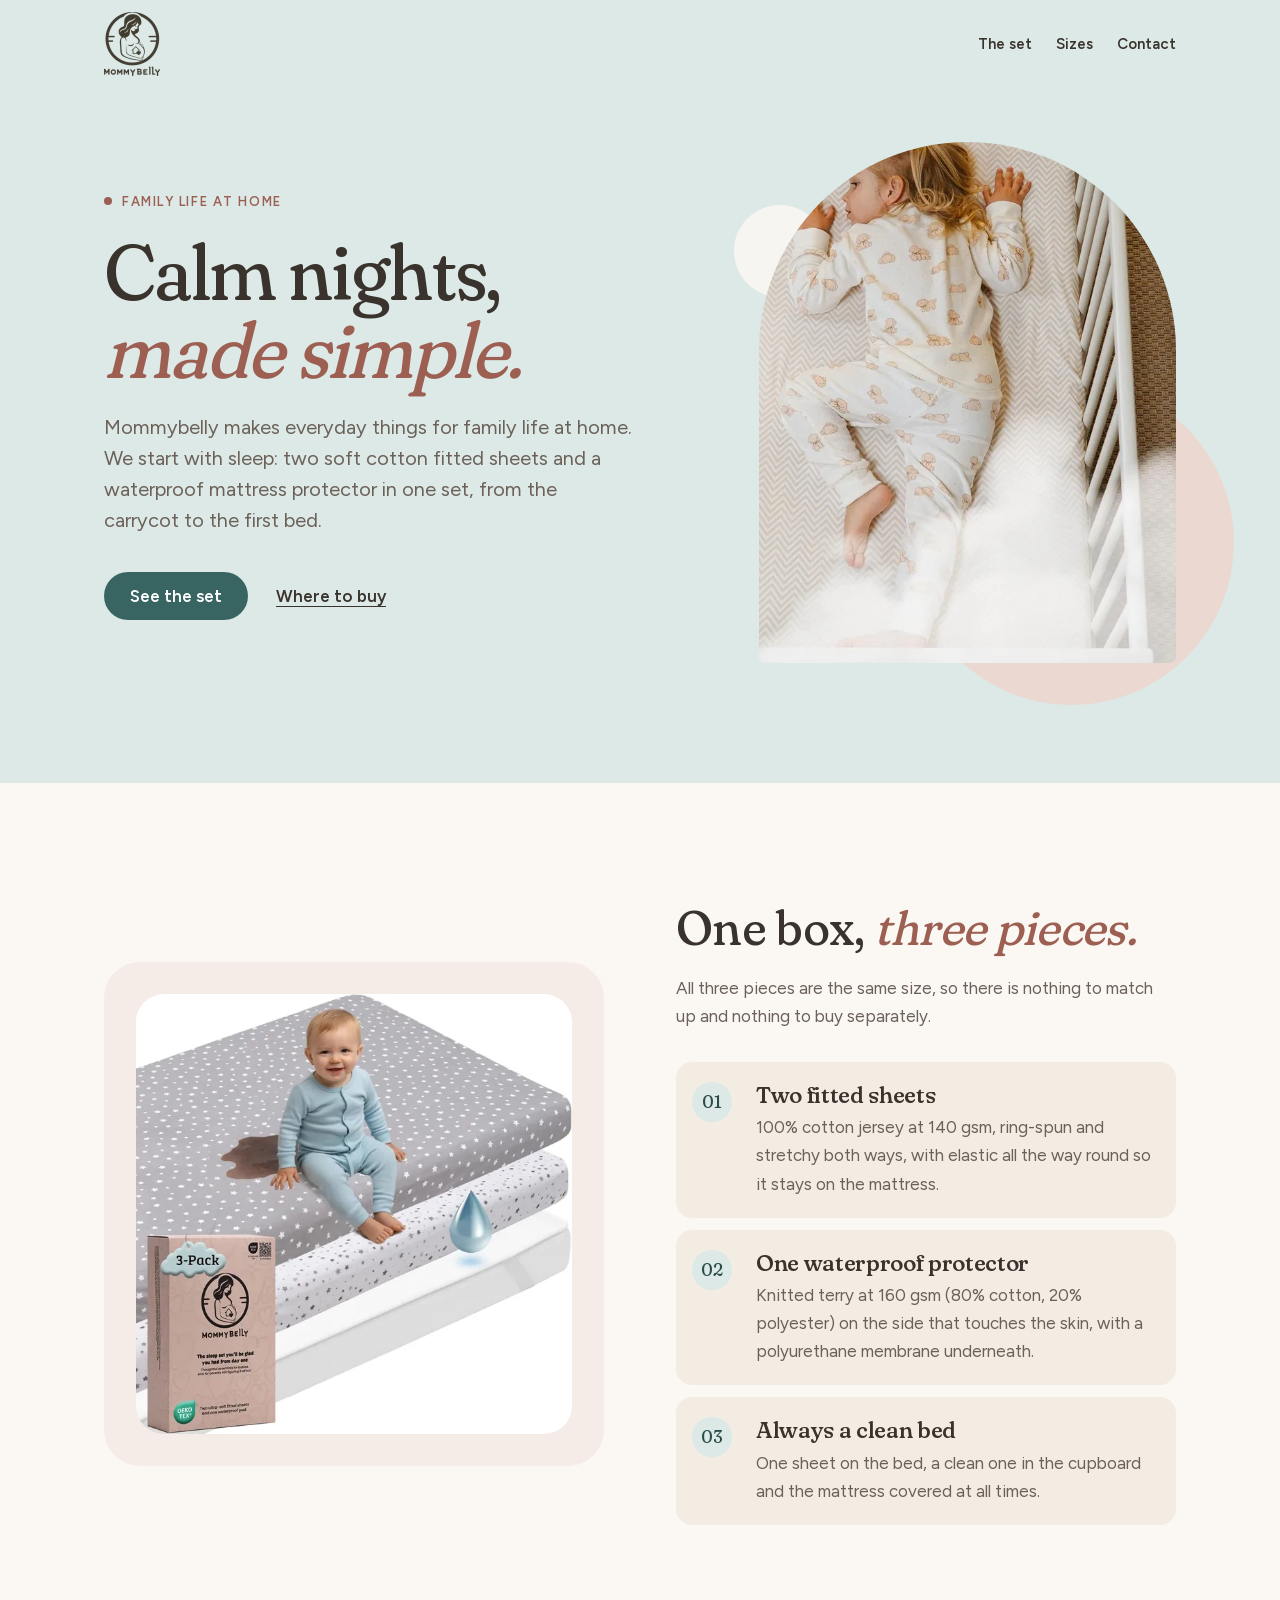
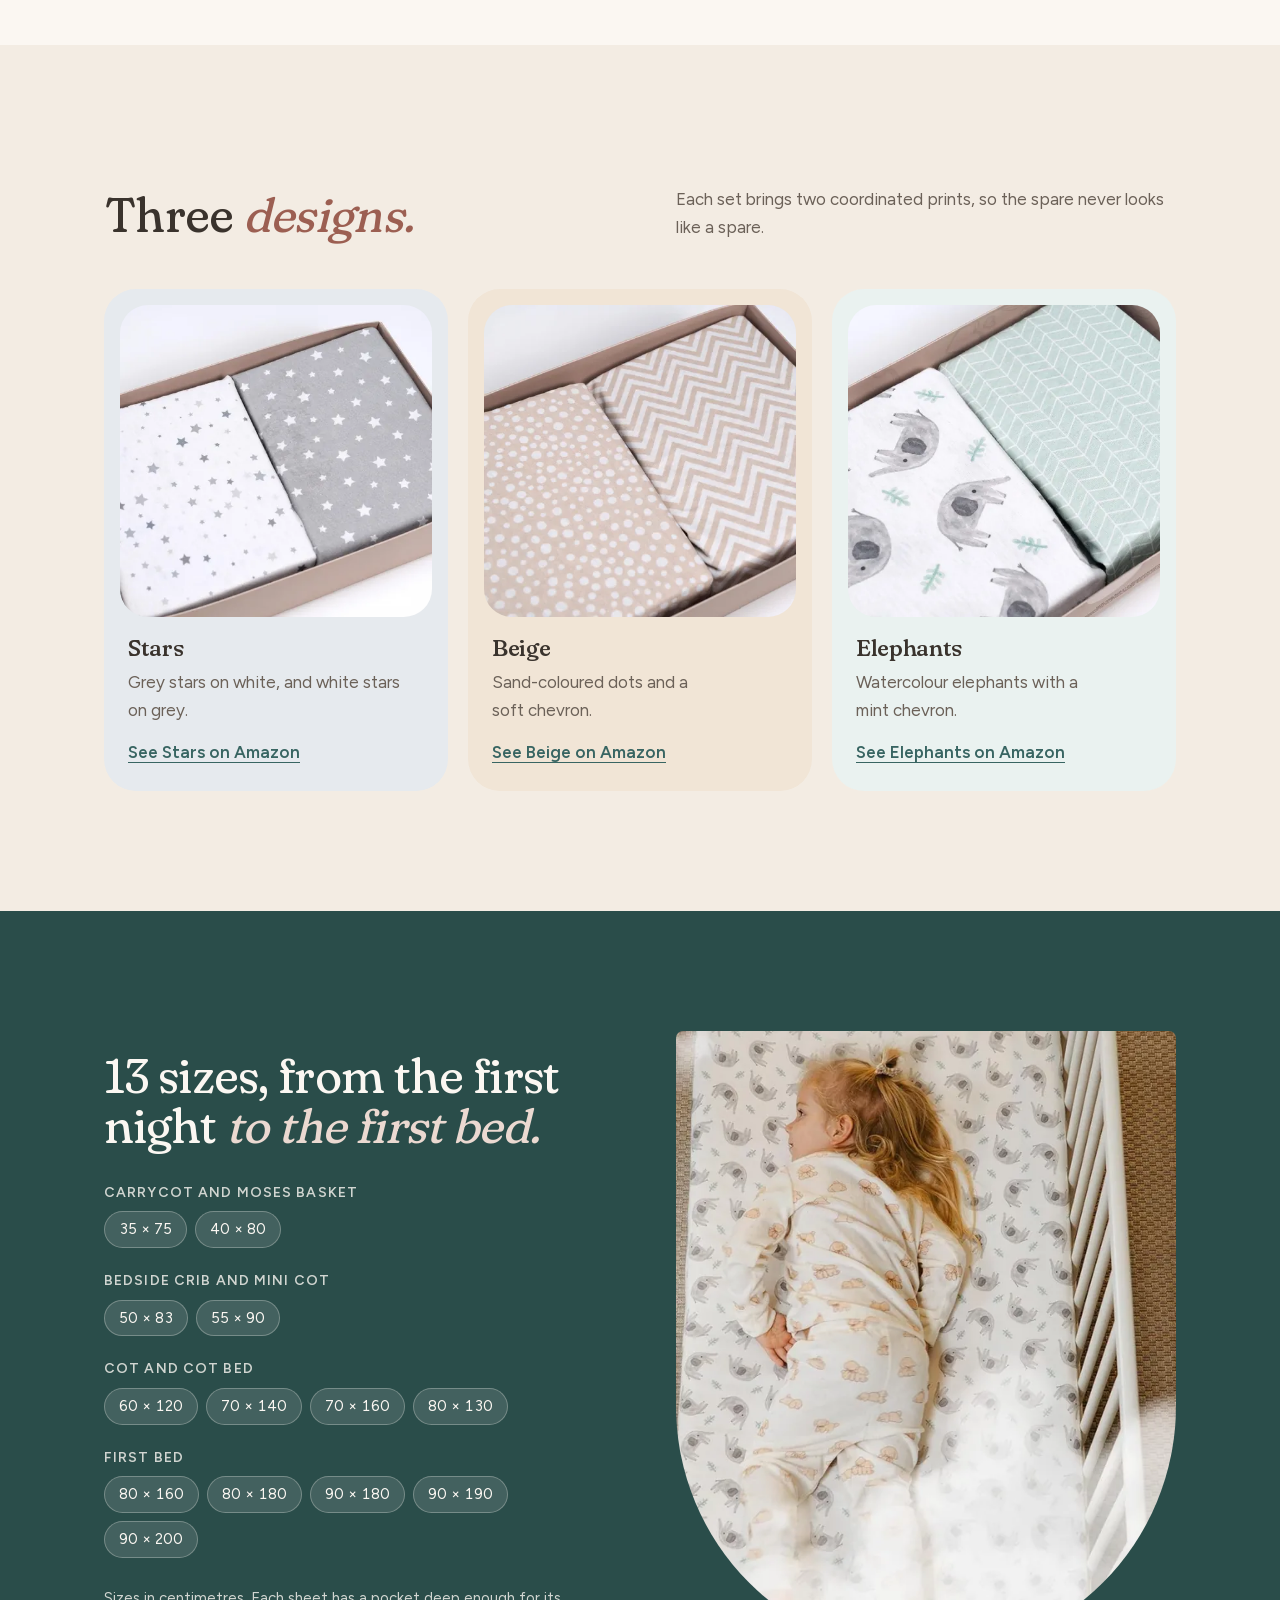
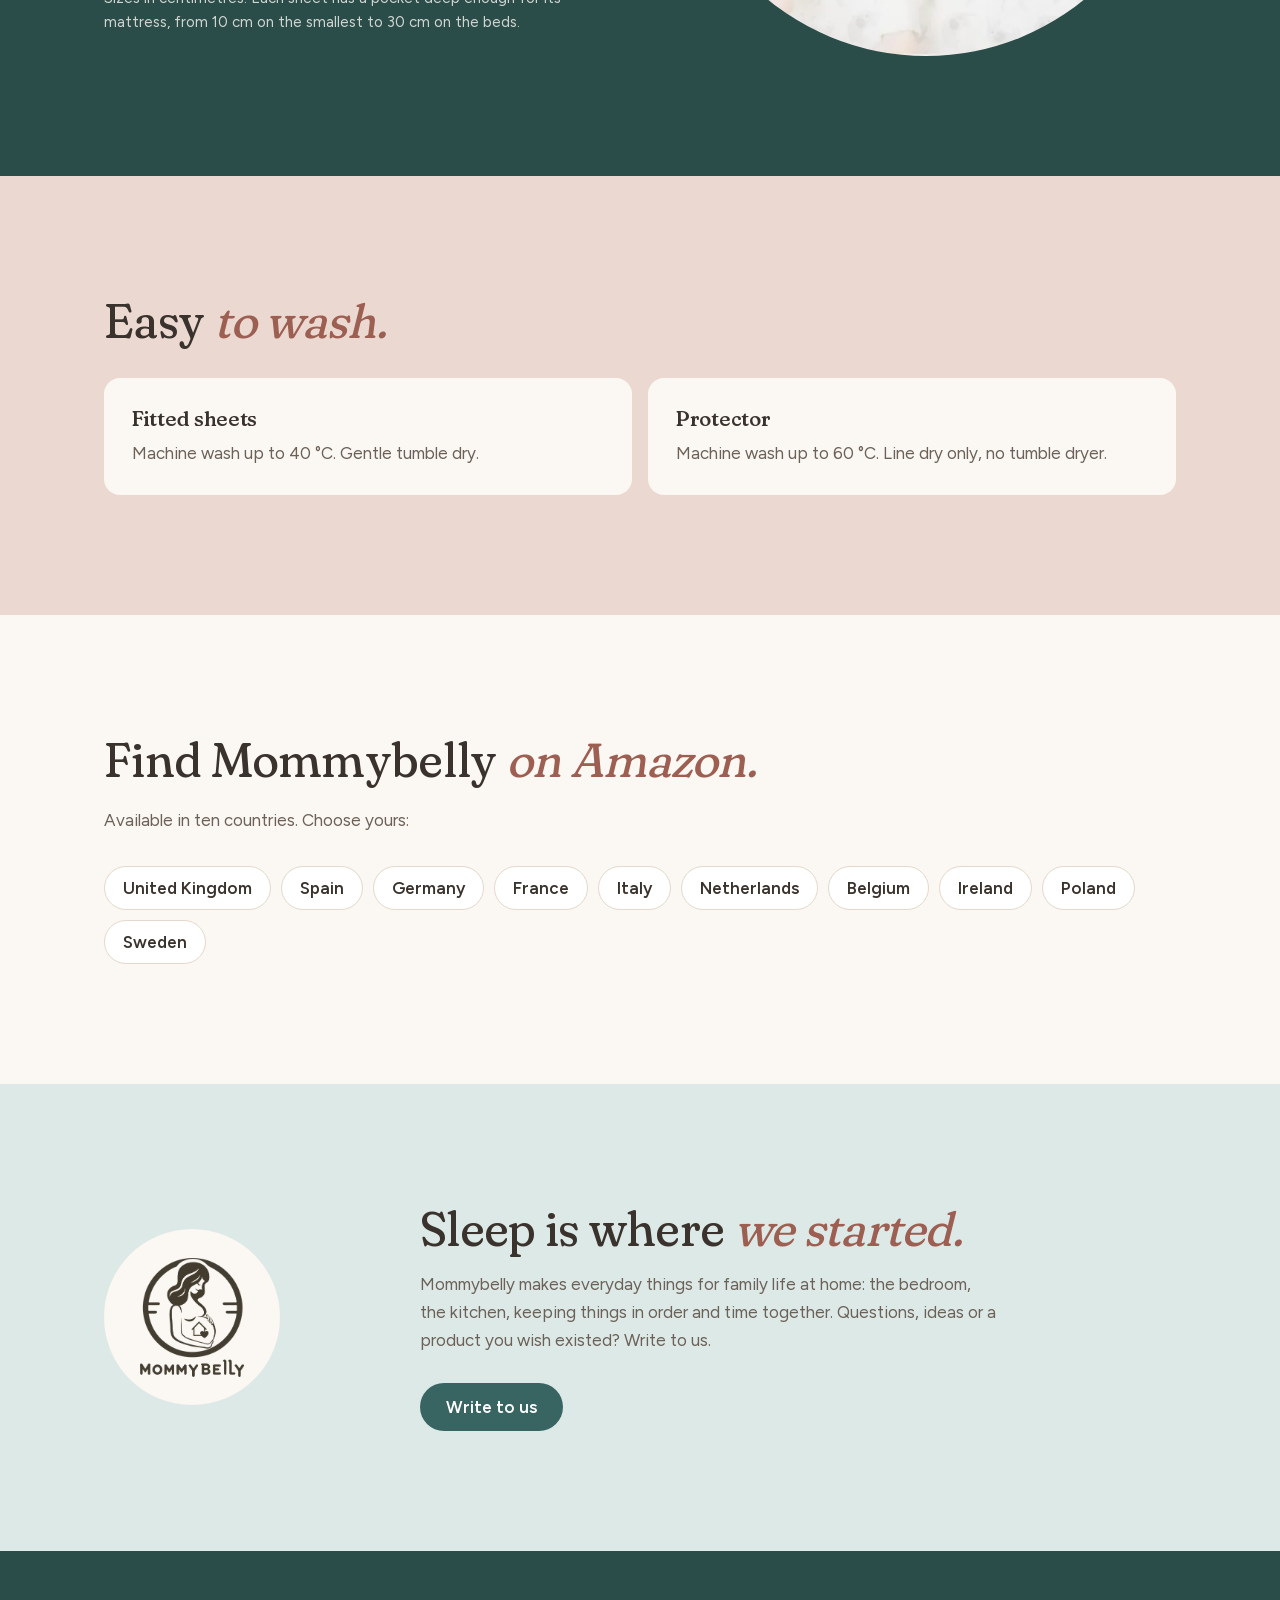
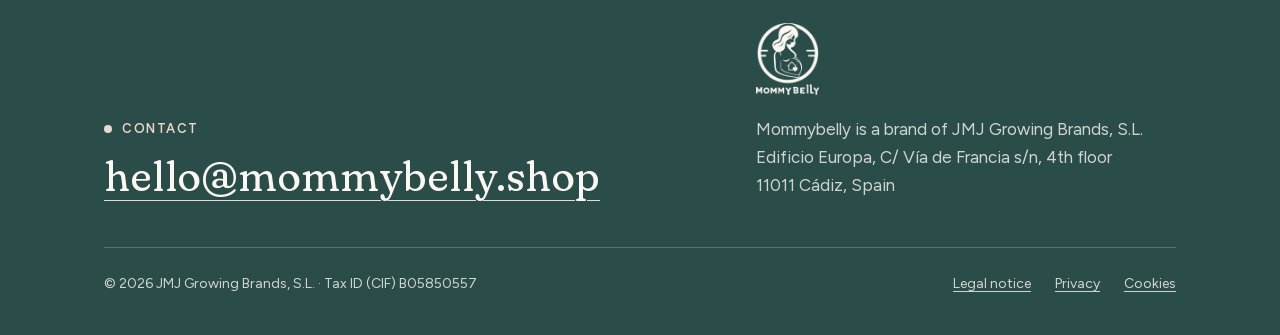
<file: index.html>
<!doctype html>
<html lang="en-GB">
<head>
<meta charset="utf-8">
<meta name="viewport" content="width=device-width, initial-scale=1">
<title>Mommybelly · Calm nights, made simple</title>
<meta name="description" content="Mommybelly makes everyday things for family life at home, starting with sleep: two cotton fitted sheets and a waterproof mattress protector in one set, in 13 sizes.">
<meta property="og:title" content="Mommybelly">
<meta property="og:description" content="Mommybelly makes everyday things for family life at home, starting with sleep: two cotton fitted sheets and a waterproof mattress protector in one set, in 13 sizes.">
<meta property="og:type" content="website">
<meta property="og:url" content="https://mommybelly.shop/">
<meta property="og:image" content="https://mommybelly.shop/assets/img/hero-900.webp">
<meta name="theme-color" content="#DCE9E7">
<link rel="canonical" href="https://mommybelly.shop/">
<link rel="icon" href="assets/img/favicon.png" type="image/png">
<link rel="apple-touch-icon" href="assets/img/apple-touch-icon.png">
<link rel="preload" href="assets/fonts/fraunces-var.woff2" as="font" type="font/woff2" crossorigin>
<link rel="stylesheet" href="assets/site.css">
</head>
<body>
<a class="skip" href="#main">Skip to content</a>
<header class="site-header tinted">
  <div class="wrap">
    <a class="brand" href="./" aria-label="Mommybelly, home"><img src="assets/img/logo.webp" alt="Mommybelly" width="112" height="128"></a>
    <nav class="nav" aria-label="Main">
      <a class="opt" href="#set">The set</a>
      <a href="#sizes">Sizes</a>
      <a href="#contact">Contact</a>
    </nav>
  </div>
</header>

<main id="main">
  <section class="hero tinted">
    <div class="wrap">
      <div>
        <p class="eyebrow">Family life at home</p>
        <h1>Calm nights, <em>made simple.</em></h1>
        <p class="lead">Mommybelly makes everyday things for family life at home. We start with sleep: two soft cotton fitted sheets and a waterproof mattress protector in one set, from the carrycot to the first bed.</p>
        <div class="actions">
          <a class="btn" href="#set">See the set</a>
          <a class="link-quiet" href="#buy">Where to buy</a>
        </div>
      </div>
      <figure>
        <img src="assets/img/hero-900.webp" srcset="assets/img/hero-600.webp 600w, assets/img/hero-900.webp 900w" sizes="(min-width:56rem) 38vw, 100vw" width="900" height="1125" alt="Toddler asleep in a white cot on a beige chevron Mommybelly fitted sheet" fetchpriority="high">
      </figure>
    </div>
  </section>

  <section class="section" id="set" aria-labelledby="h-set">
    <div class="wrap split">
      <figure class="panel">
        <img src="assets/img/set-1000.webp" srcset="assets/img/set-640.webp 640w, assets/img/set-1000.webp 1000w" sizes="(min-width:56rem) 45vw, 100vw" width="1000" height="1009" alt="The Mommybelly set: two printed fitted sheets and a white waterproof protector, with a baby sitting on top and the box beside them" loading="lazy">
      </figure>
      <div>
        <h2 id="h-set">One box, <em>three pieces.</em></h2>
        <p class="intro">All three pieces are the same size, so there is nothing to match up and nothing to buy separately.</p>
        <ol class="pieces">
          <li><span class="num" aria-hidden="true">01</span><h3>Two fitted sheets</h3><p>100% cotton jersey at 140&nbsp;gsm, ring-spun and stretchy both ways, with elastic all the way round so it stays on the mattress.</p></li>
          <li><span class="num" aria-hidden="true">02</span><h3>One waterproof protector</h3><p>Knitted terry at 160&nbsp;gsm (80% cotton, 20% polyester) on the side that touches the skin, with a polyurethane membrane underneath.</p></li>
          <li><span class="num" aria-hidden="true">03</span><h3>Always a clean bed</h3><p>One sheet on the bed, a clean one in the cupboard and the mattress covered at all times.</p></li>
        </ol>
      </div>
    </div>
  </section>

  <section class="section band" id="designs" aria-labelledby="h-designs">
    <div class="wrap">
      <div class="head-row">
        <h2 id="h-designs">Three <em>designs.</em></h2>
        <p class="intro">Each set brings two coordinated prints, so the spare never looks like a spare.</p>
      </div>
      <div class="designs">
        <article class="design design-stars">
          <img src="assets/img/design-stars-800.webp" srcset="assets/img/design-stars-480.webp 480w, assets/img/design-stars-800.webp 800w" sizes="(min-width:44rem) 30vw, 100vw" width="800" height="800" alt="Two Mommybelly fitted sheets in their box: grey stars on white and white stars on grey" loading="lazy">
          <h3>Stars</h3>
          <p>Grey stars on white, and white stars on grey.</p>
          <a href="https://www.amazon.co.uk/dp/B0FT3B46KQ">See Stars on Amazon</a>
        </article>
        <article class="design design-beige">
          <img src="assets/img/design-beige-800.webp" srcset="assets/img/design-beige-480.webp 480w, assets/img/design-beige-800.webp 800w" sizes="(min-width:44rem) 30vw, 100vw" width="800" height="800" alt="Two Mommybelly fitted sheets in their box: beige dots and a beige chevron" loading="lazy">
          <h3>Beige</h3>
          <p>Sand-coloured dots and a soft chevron.</p>
          <a href="https://www.amazon.co.uk/dp/B0FT33XZKD">See Beige on Amazon</a>
        </article>
        <article class="design design-elephants">
          <img src="assets/img/design-elephants-800.webp" srcset="assets/img/design-elephants-480.webp 480w, assets/img/design-elephants-800.webp 800w" sizes="(min-width:44rem) 30vw, 100vw" width="800" height="800" alt="Two Mommybelly fitted sheets in their box: grey elephants on white and a mint chevron" loading="lazy">
          <h3>Elephants</h3>
          <p>Watercolour elephants with a mint chevron.</p>
          <a href="https://www.amazon.co.uk/dp/B0FT391R2H">See Elephants on Amazon</a>
        </article>
      </div>
    </div>
  </section>

  <section class="section deep" id="sizes" aria-labelledby="h-sizes">
    <div class="wrap split">
      <div>
        <h2 id="h-sizes">13 sizes, from the first night <em>to the first bed.</em></h2>
        <div class="stages">
        <div class="stage">
          <h3>Carrycot and Moses basket</h3>
          <ul class="chips" aria-label="Carrycot and Moses basket sizes in centimetres"><li>35 × 75</li><li>40 × 80</li></ul>
        </div>
        <div class="stage">
          <h3>Bedside crib and mini cot</h3>
          <ul class="chips" aria-label="Bedside crib and mini cot sizes in centimetres"><li>50 × 83</li><li>55 × 90</li></ul>
        </div>
        <div class="stage">
          <h3>Cot and cot bed</h3>
          <ul class="chips" aria-label="Cot and cot bed sizes in centimetres"><li>60 × 120</li><li>70 × 140</li><li>70 × 160</li><li>80 × 130</li></ul>
        </div>
        <div class="stage">
          <h3>First bed</h3>
          <ul class="chips" aria-label="First bed sizes in centimetres"><li>80 × 160</li><li>80 × 180</li><li>90 × 180</li><li>90 × 190</li><li>90 × 200</li></ul>
        </div>
        </div>
        <p class="note">Sizes in centimetres. Each sheet has a pocket deep enough for its mattress, from 10&nbsp;cm on the smallest to 30&nbsp;cm on the beds.</p>
      </div>
      <figure>
        <img class="tall" src="assets/img/night-900.webp" srcset="assets/img/night-600.webp 600w, assets/img/night-900.webp 900w" sizes="(min-width:56rem) 45vw, 100vw" width="900" height="1125" alt="Toddler asleep in a cot on a Mommybelly fitted sheet with grey elephants" loading="lazy">
      </figure>
    </div>
  </section>

  <section class="section rose" aria-labelledby="h-care">
    <div class="wrap">
      <h2 id="h-care">Easy <em>to wash.</em></h2>
      <div class="care">
        <div><h3>Fitted sheets</h3><p>Machine wash up to 40&nbsp;°C. Gentle tumble dry.</p></div>
        <div><h3>Protector</h3><p>Machine wash up to 60&nbsp;°C. Line dry only, no tumble dryer.</p></div>
      </div>
    </div>
  </section>

  <section class="section" id="buy" aria-labelledby="h-buy">
    <div class="wrap">
      <h2 id="h-buy">Find Mommybelly <em>on Amazon.</em></h2>
      <p class="intro">Available in ten countries. Choose yours:</p>
      <ul class="markets"><li><a href="https://www.amazon.co.uk/dp/B0FT3B46KQ">United Kingdom</a></li><li><a href="https://www.amazon.es/dp/B0FT3B46KQ">Spain</a></li><li><a href="https://www.amazon.de/dp/B0FT3B46KQ">Germany</a></li><li><a href="https://www.amazon.fr/dp/B0FT3B46KQ">France</a></li><li><a href="https://www.amazon.it/dp/B0FT3B46KQ">Italy</a></li><li><a href="https://www.amazon.nl/dp/B0FT3B46KQ">Netherlands</a></li><li><a href="https://www.amazon.com.be/dp/B0FT3B46KQ">Belgium</a></li><li><a href="https://www.amazon.ie/dp/B0FT3B46KQ">Ireland</a></li><li><a href="https://www.amazon.pl/dp/B0FT3B46KQ">Poland</a></li><li><a href="https://www.amazon.se/dp/B0FT3B46KQ">Sweden</a></li></ul>
    </div>
  </section>

  <section class="section closing" aria-labelledby="h-more">
    <div class="wrap">
      <div class="mark"><img src="assets/img/logo-320.webp" alt="" width="279" height="320" loading="lazy"></div>
      <div>
        <h2 id="h-more">Sleep is where <em>we started.</em></h2>
        <p>Mommybelly makes everyday things for family life at home: the bedroom, the kitchen, keeping things in order and time together. Questions, ideas or a product you wish existed? Write to us.</p>
        <a class="btn" href="mailto:hello@mommybelly.shop">Write to us</a>
      </div>
    </div>
  </section>
</main>

<footer class="site-footer" id="contact">
  <div class="wrap">
    <div class="top">
      <div>
        <p class="eyebrow">Contact</p>
        <a class="mail" href="mailto:hello@mommybelly.shop">hello@<wbr>mommybelly.shop</a>
      </div>
      <div><img class="foot-logo" src="assets/img/logo-320-light.webp" alt="" width="279" height="320" loading="lazy"><address class="address">Mommybelly is a brand of JMJ Growing Brands, S.L.<br>Edificio Europa, C/ Vía de Francia s/n, 4th floor<br>11011 Cádiz, Spain</address></div>
    </div>
    <div class="legal">
      <p>© 2026 JMJ Growing Brands, S.L. · Tax ID (CIF) B05850557</p>
      <ul>
        <li><a href="legal-notice.html">Legal notice</a></li>
        <li><a href="privacy.html">Privacy</a></li>
        <li><a href="cookies.html">Cookies</a></li>
      </ul>
    </div>
  </div>
</footer>
</body>
</html>
</file>
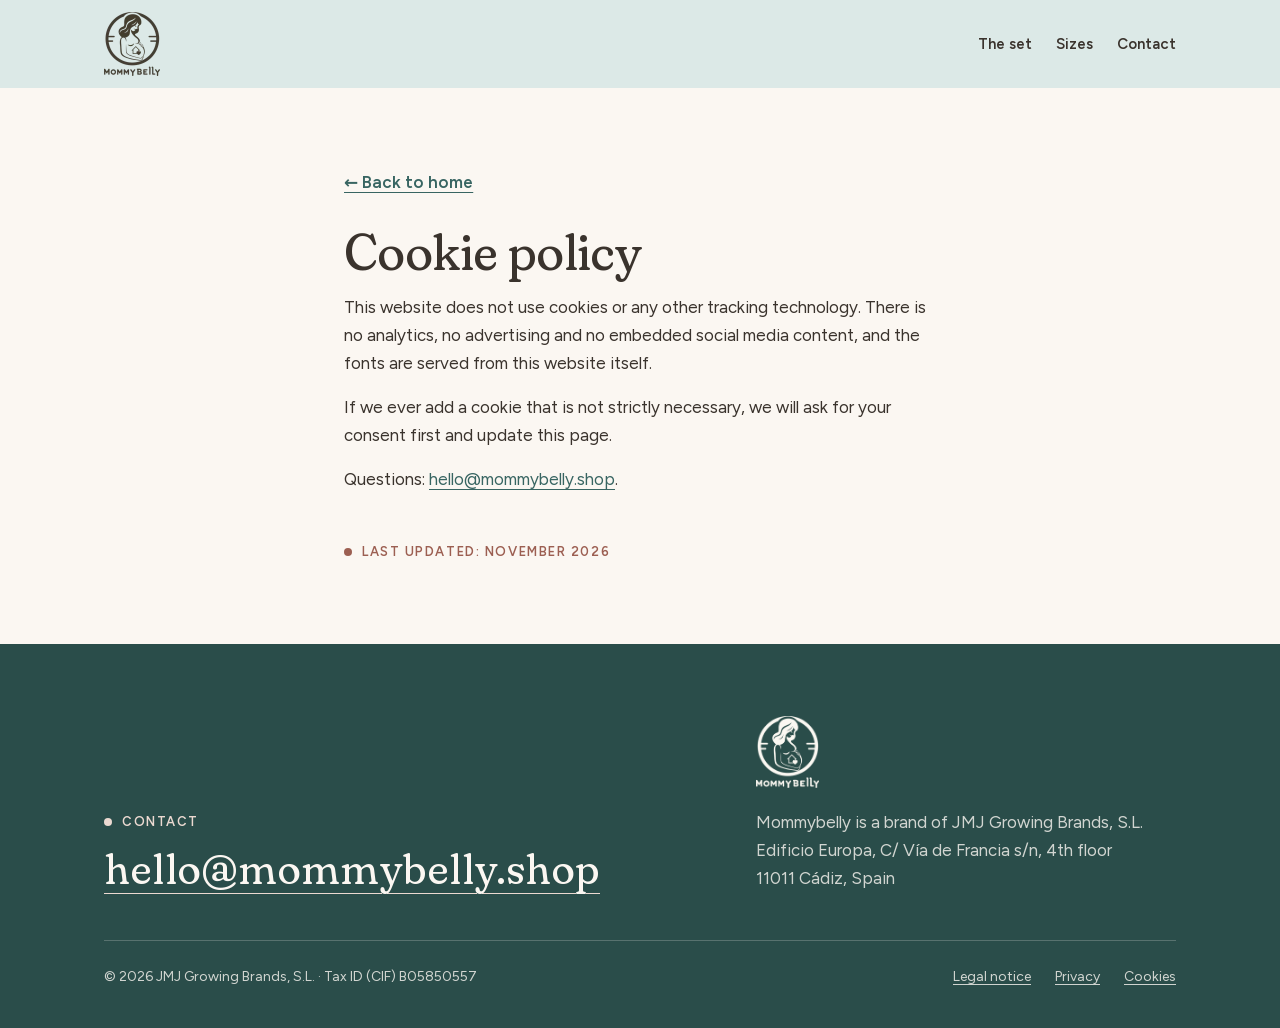
<file: cookies.html>
<!doctype html>
<html lang="en-GB">
<head>
<meta charset="utf-8">
<meta name="viewport" content="width=device-width, initial-scale=1">
<title>Cookie policy · Mommybelly</title>
<meta name="description" content="Mommybelly makes everyday things for family life at home, starting with sleep: two cotton fitted sheets and a waterproof mattress protector in one set, in 13 sizes.">
<meta property="og:title" content="Mommybelly">
<meta property="og:description" content="Mommybelly makes everyday things for family life at home, starting with sleep: two cotton fitted sheets and a waterproof mattress protector in one set, in 13 sizes.">
<meta property="og:type" content="website">
<meta property="og:url" content="https://mommybelly.shop/cookies.html">
<meta property="og:image" content="https://mommybelly.shop/assets/img/hero-900.webp">
<meta name="theme-color" content="#DCE9E7">
<link rel="canonical" href="https://mommybelly.shop/cookies.html">
<link rel="icon" href="assets/img/favicon.png" type="image/png">
<link rel="apple-touch-icon" href="assets/img/apple-touch-icon.png">
<link rel="stylesheet" href="assets/site.css">
</head>
<body class="page">
<a class="skip" href="#main">Skip to content</a>
<header class="site-header tinted">
  <div class="wrap">
    <a class="brand" href="./" aria-label="Mommybelly, home"><img src="assets/img/logo.webp" alt="Mommybelly" width="112" height="128"></a>
    <nav class="nav" aria-label="Main">
      <a class="opt" href="./#set">The set</a>
      <a href="./#sizes">Sizes</a>
      <a href="./#contact">Contact</a>
    </nav>
  </div>
</header>
<main id="main">
<article class="wrap prose">
<a class="back" href="./">← Back to home</a>
<h1>Cookie policy</h1>

<p>This website does not use cookies or any other tracking technology. There is no analytics, no advertising and no embedded social media content, and the fonts are served from this website itself.</p>
<p>If we ever add a cookie that is not strictly necessary, we will ask for your consent first and update this page.</p>
<p>Questions: <a href="mailto:hello@mommybelly.shop">hello@mommybelly.shop</a>.</p>
<p class="eyebrow" style="margin-top:3rem">Last updated: November 2026</p>
</article>
</main>

<footer class="site-footer" id="contact">
  <div class="wrap">
    <div class="top">
      <div>
        <p class="eyebrow">Contact</p>
        <a class="mail" href="mailto:hello@mommybelly.shop">hello@<wbr>mommybelly.shop</a>
      </div>
      <div><img class="foot-logo" src="assets/img/logo-320-light.webp" alt="" width="279" height="320" loading="lazy"><address class="address">Mommybelly is a brand of JMJ Growing Brands, S.L.<br>Edificio Europa, C/ Vía de Francia s/n, 4th floor<br>11011 Cádiz, Spain</address></div>
    </div>
    <div class="legal">
      <p>© 2026 JMJ Growing Brands, S.L. · Tax ID (CIF) B05850557</p>
      <ul>
        <li><a href="legal-notice.html">Legal notice</a></li>
        <li><a href="privacy.html">Privacy</a></li>
        <li><a href="cookies.html">Cookies</a></li>
      </ul>
    </div>
  </div>
</footer>
</body>
</html>
</file>
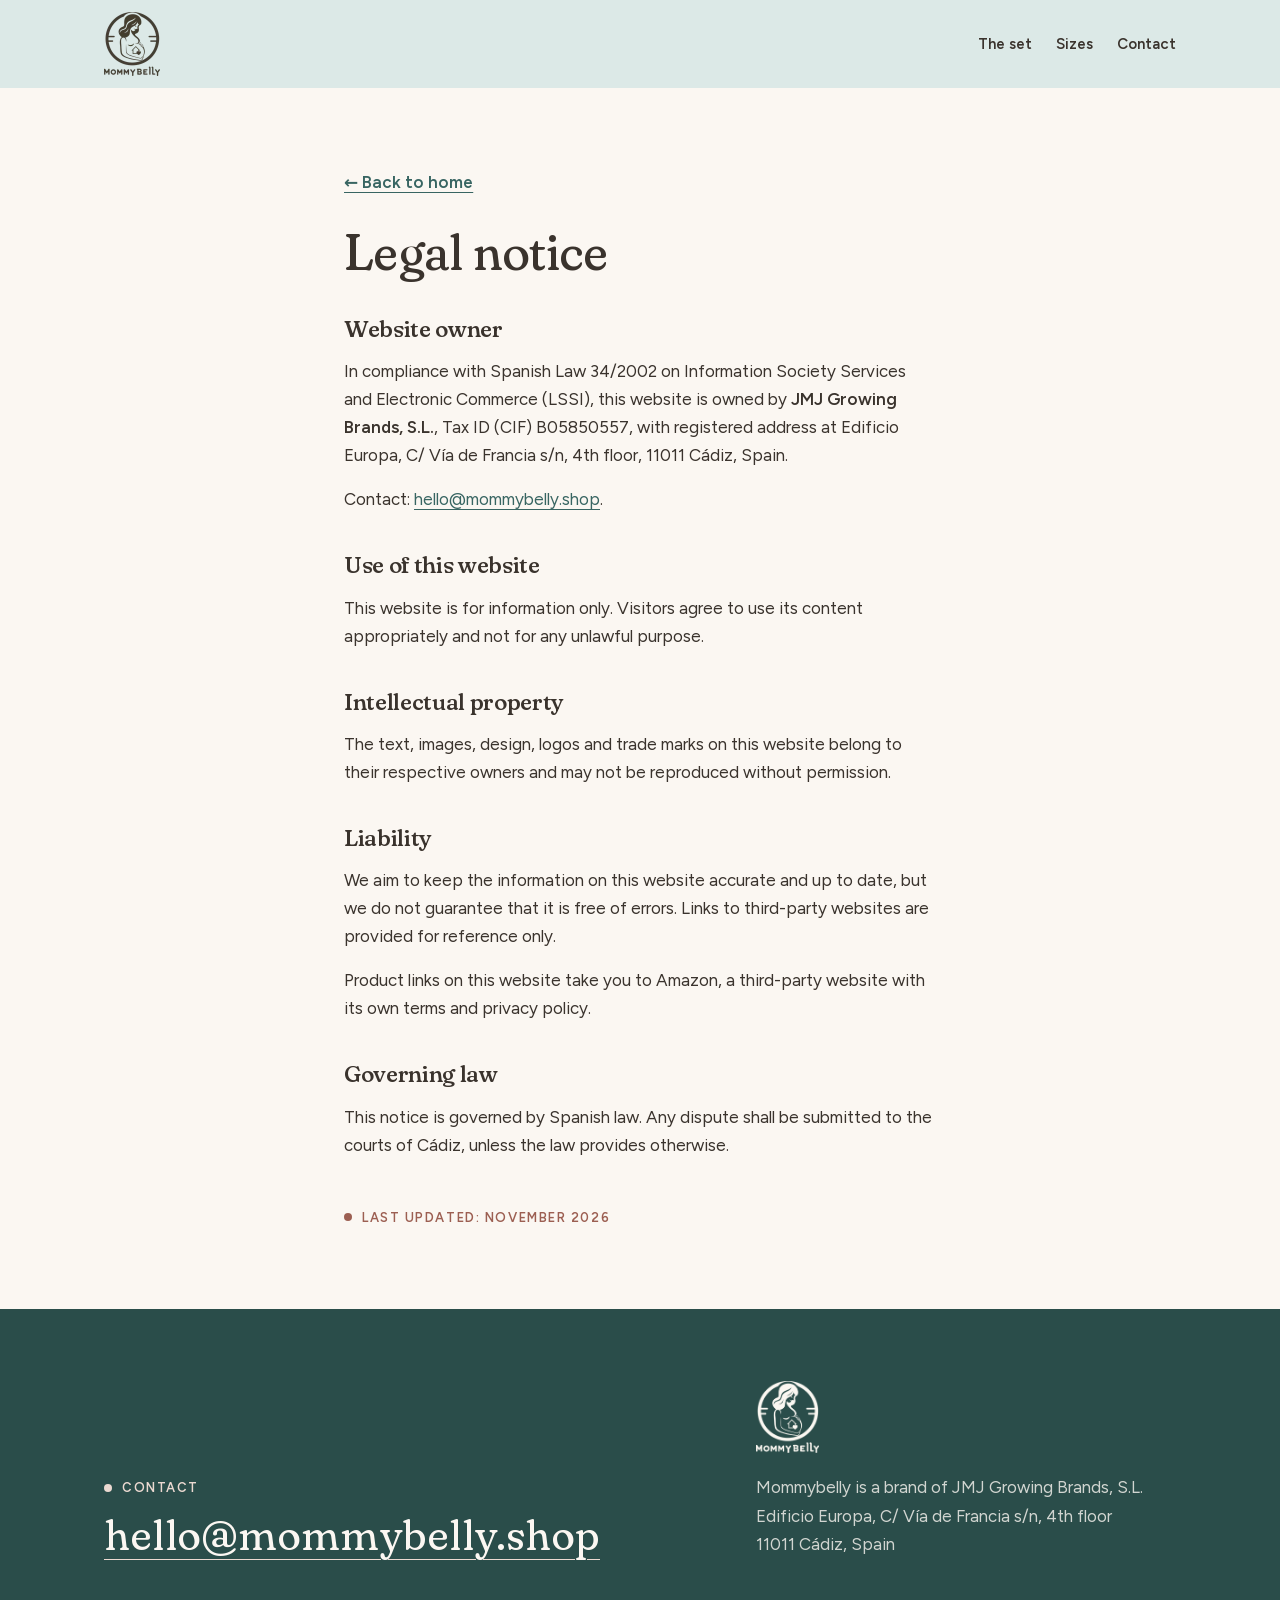
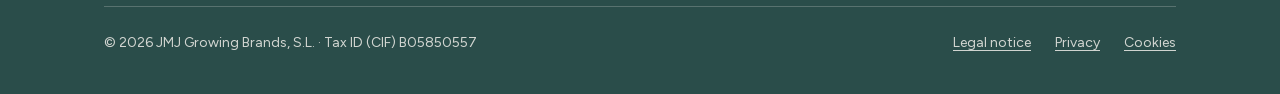
<file: legal-notice.html>
<!doctype html>
<html lang="en-GB">
<head>
<meta charset="utf-8">
<meta name="viewport" content="width=device-width, initial-scale=1">
<title>Legal notice · Mommybelly</title>
<meta name="description" content="Mommybelly makes everyday things for family life at home, starting with sleep: two cotton fitted sheets and a waterproof mattress protector in one set, in 13 sizes.">
<meta property="og:title" content="Mommybelly">
<meta property="og:description" content="Mommybelly makes everyday things for family life at home, starting with sleep: two cotton fitted sheets and a waterproof mattress protector in one set, in 13 sizes.">
<meta property="og:type" content="website">
<meta property="og:url" content="https://mommybelly.shop/legal-notice.html">
<meta property="og:image" content="https://mommybelly.shop/assets/img/hero-900.webp">
<meta name="theme-color" content="#DCE9E7">
<link rel="canonical" href="https://mommybelly.shop/legal-notice.html">
<link rel="icon" href="assets/img/favicon.png" type="image/png">
<link rel="apple-touch-icon" href="assets/img/apple-touch-icon.png">
<link rel="stylesheet" href="assets/site.css">
</head>
<body class="page">
<a class="skip" href="#main">Skip to content</a>
<header class="site-header tinted">
  <div class="wrap">
    <a class="brand" href="./" aria-label="Mommybelly, home"><img src="assets/img/logo.webp" alt="Mommybelly" width="112" height="128"></a>
    <nav class="nav" aria-label="Main">
      <a class="opt" href="./#set">The set</a>
      <a href="./#sizes">Sizes</a>
      <a href="./#contact">Contact</a>
    </nav>
  </div>
</header>
<main id="main">
<article class="wrap prose">
<a class="back" href="./">← Back to home</a>
<h1>Legal notice</h1>

<h2>Website owner</h2>
<p>In compliance with Spanish Law 34/2002 on Information Society Services and Electronic Commerce (LSSI), this website is owned by <strong>JMJ Growing Brands, S.L.</strong>, Tax ID (CIF) B05850557, with registered address at Edificio Europa, C/ Vía de Francia s/n, 4th floor, 11011 Cádiz, Spain.</p>
<p>Contact: <a href="mailto:hello@mommybelly.shop">hello@mommybelly.shop</a>.</p>
<h2>Use of this website</h2>
<p>This website is for information only. Visitors agree to use its content appropriately and not for any unlawful purpose.</p>
<h2>Intellectual property</h2>
<p>The text, images, design, logos and trade marks on this website belong to their respective owners and may not be reproduced without permission.</p>
<h2>Liability</h2>
<p>We aim to keep the information on this website accurate and up to date, but we do not guarantee that it is free of errors. Links to third-party websites are provided for reference only.</p>
<p>Product links on this website take you to Amazon, a third-party website with its own terms and privacy policy.</p>
<h2>Governing law</h2>
<p>This notice is governed by Spanish law. Any dispute shall be submitted to the courts of Cádiz, unless the law provides otherwise.</p>
<p class="eyebrow" style="margin-top:3rem">Last updated: November 2026</p>
</article>
</main>

<footer class="site-footer" id="contact">
  <div class="wrap">
    <div class="top">
      <div>
        <p class="eyebrow">Contact</p>
        <a class="mail" href="mailto:hello@mommybelly.shop">hello@<wbr>mommybelly.shop</a>
      </div>
      <div><img class="foot-logo" src="assets/img/logo-320-light.webp" alt="" width="279" height="320" loading="lazy"><address class="address">Mommybelly is a brand of JMJ Growing Brands, S.L.<br>Edificio Europa, C/ Vía de Francia s/n, 4th floor<br>11011 Cádiz, Spain</address></div>
    </div>
    <div class="legal">
      <p>© 2026 JMJ Growing Brands, S.L. · Tax ID (CIF) B05850557</p>
      <ul>
        <li><a href="legal-notice.html">Legal notice</a></li>
        <li><a href="privacy.html">Privacy</a></li>
        <li><a href="cookies.html">Cookies</a></li>
      </ul>
    </div>
  </div>
</footer>
</body>
</html>
</file>
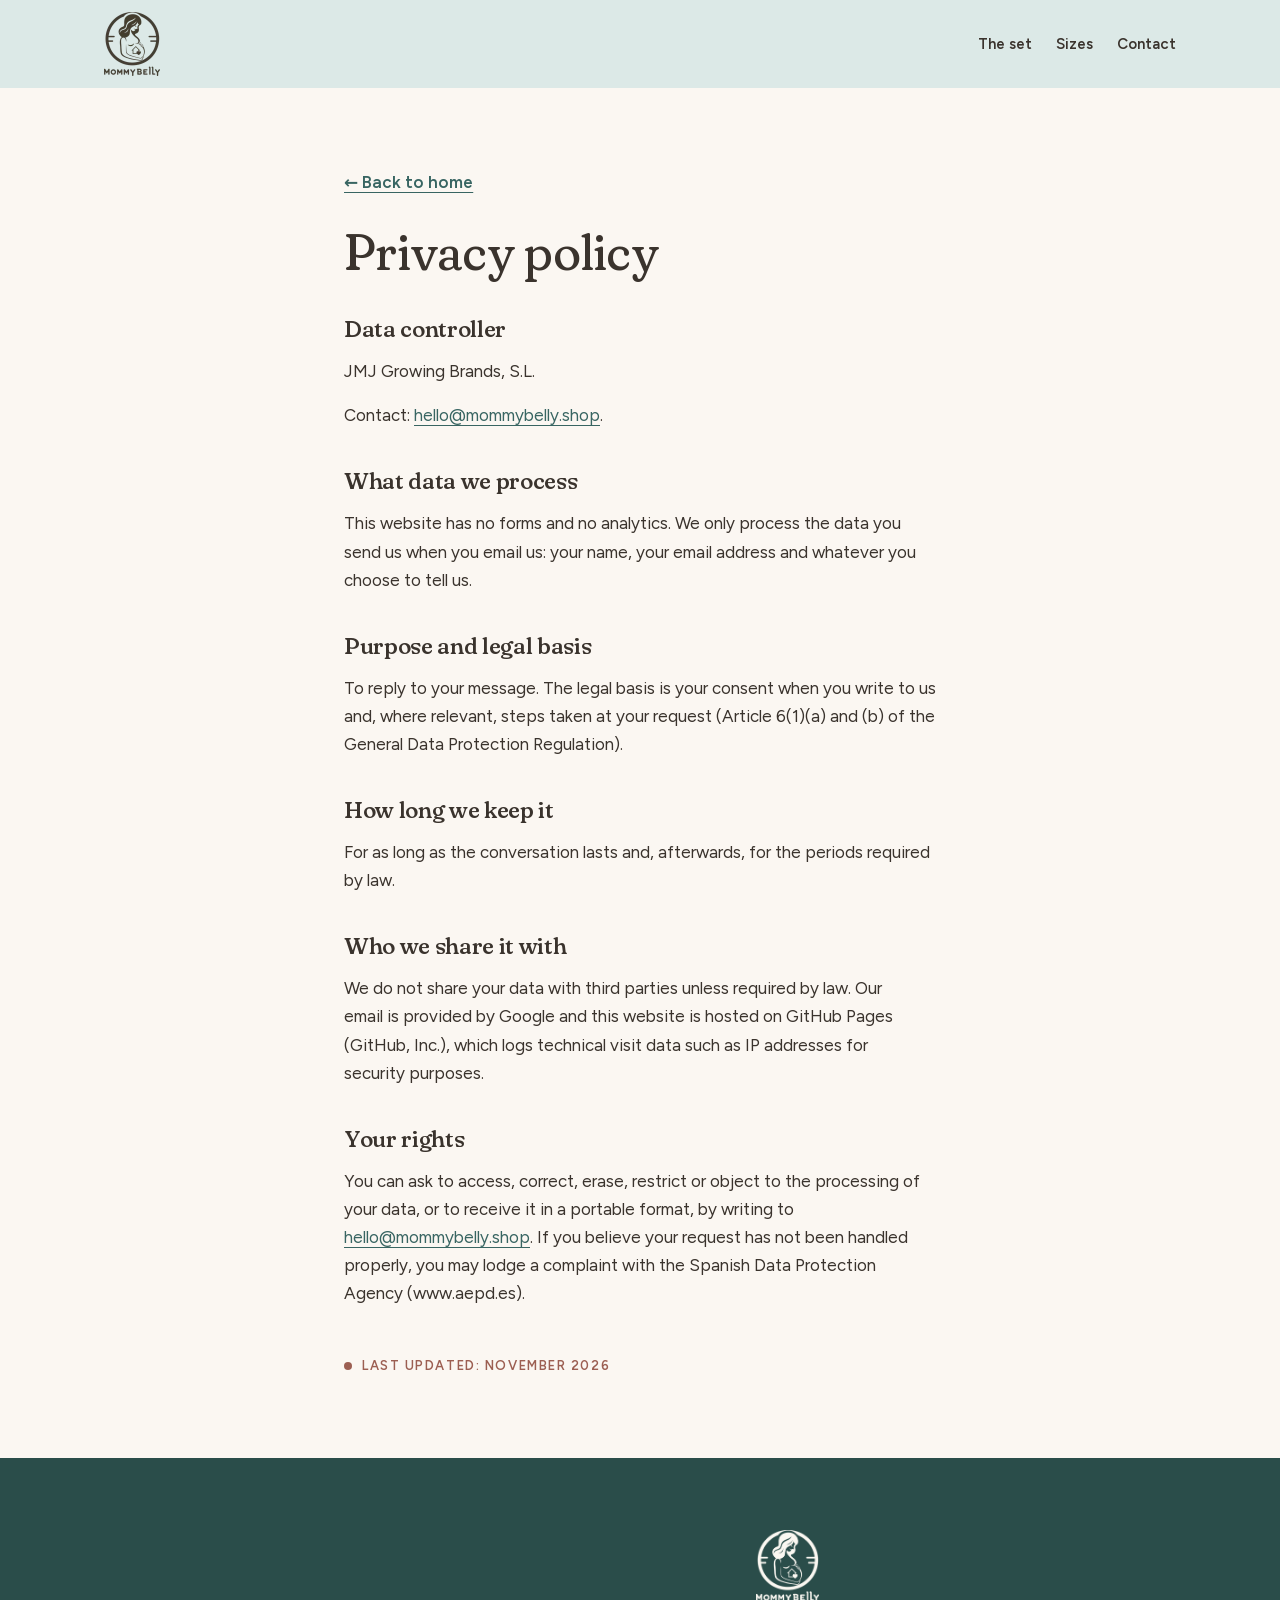
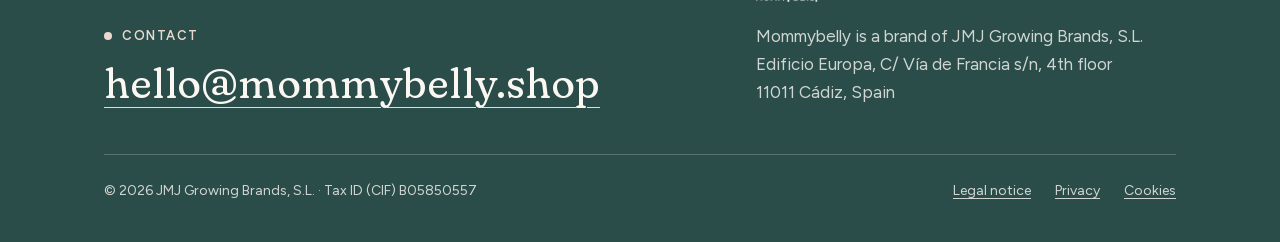
<file: privacy.html>
<!doctype html>
<html lang="en-GB">
<head>
<meta charset="utf-8">
<meta name="viewport" content="width=device-width, initial-scale=1">
<title>Privacy policy · Mommybelly</title>
<meta name="description" content="Mommybelly makes everyday things for family life at home, starting with sleep: two cotton fitted sheets and a waterproof mattress protector in one set, in 13 sizes.">
<meta property="og:title" content="Mommybelly">
<meta property="og:description" content="Mommybelly makes everyday things for family life at home, starting with sleep: two cotton fitted sheets and a waterproof mattress protector in one set, in 13 sizes.">
<meta property="og:type" content="website">
<meta property="og:url" content="https://mommybelly.shop/privacy.html">
<meta property="og:image" content="https://mommybelly.shop/assets/img/hero-900.webp">
<meta name="theme-color" content="#DCE9E7">
<link rel="canonical" href="https://mommybelly.shop/privacy.html">
<link rel="icon" href="assets/img/favicon.png" type="image/png">
<link rel="apple-touch-icon" href="assets/img/apple-touch-icon.png">
<link rel="stylesheet" href="assets/site.css">
</head>
<body class="page">
<a class="skip" href="#main">Skip to content</a>
<header class="site-header tinted">
  <div class="wrap">
    <a class="brand" href="./" aria-label="Mommybelly, home"><img src="assets/img/logo.webp" alt="Mommybelly" width="112" height="128"></a>
    <nav class="nav" aria-label="Main">
      <a class="opt" href="./#set">The set</a>
      <a href="./#sizes">Sizes</a>
      <a href="./#contact">Contact</a>
    </nav>
  </div>
</header>
<main id="main">
<article class="wrap prose">
<a class="back" href="./">← Back to home</a>
<h1>Privacy policy</h1>

<h2>Data controller</h2>
<p>JMJ Growing Brands, S.L.</p>
<p>Contact: <a href="mailto:hello@mommybelly.shop">hello@mommybelly.shop</a>.</p>
<h2>What data we process</h2>
<p>This website has no forms and no analytics. We only process the data you send us when you email us: your name, your email address and whatever you choose to tell us.</p>
<h2>Purpose and legal basis</h2>
<p>To reply to your message. The legal basis is your consent when you write to us and, where relevant, steps taken at your request (Article 6(1)(a) and (b) of the General Data Protection Regulation).</p>
<h2>How long we keep it</h2>
<p>For as long as the conversation lasts and, afterwards, for the periods required by law.</p>
<h2>Who we share it with</h2>
<p>We do not share your data with third parties unless required by law. Our email is provided by Google and this website is hosted on GitHub Pages (GitHub, Inc.), which logs technical visit data such as IP addresses for security purposes.</p>
<h2>Your rights</h2>
<p>You can ask to access, correct, erase, restrict or object to the processing of your data, or to receive it in a portable format, by writing to <a href="mailto:hello@mommybelly.shop">hello@mommybelly.shop</a>. If you believe your request has not been handled properly, you may lodge a complaint with the Spanish Data Protection Agency (www.aepd.es).</p>
<p class="eyebrow" style="margin-top:3rem">Last updated: November 2026</p>
</article>
</main>

<footer class="site-footer" id="contact">
  <div class="wrap">
    <div class="top">
      <div>
        <p class="eyebrow">Contact</p>
        <a class="mail" href="mailto:hello@mommybelly.shop">hello@<wbr>mommybelly.shop</a>
      </div>
      <div><img class="foot-logo" src="assets/img/logo-320-light.webp" alt="" width="279" height="320" loading="lazy"><address class="address">Mommybelly is a brand of JMJ Growing Brands, S.L.<br>Edificio Europa, C/ Vía de Francia s/n, 4th floor<br>11011 Cádiz, Spain</address></div>
    </div>
    <div class="legal">
      <p>© 2026 JMJ Growing Brands, S.L. · Tax ID (CIF) B05850557</p>
      <ul>
        <li><a href="legal-notice.html">Legal notice</a></li>
        <li><a href="privacy.html">Privacy</a></li>
        <li><a href="cookies.html">Cookies</a></li>
      </ul>
    </div>
  </div>
</footer>
</body>
</html>
</file>
<file: assets/site.css>
/* Mommybelly v2 · ver WEBS/mommybelly/DESIGN.md */
@font-face{font-family:"Fraunces";src:url(fonts/fraunces-var.woff2) format("woff2");font-weight:400 500;font-style:normal;font-display:swap}
@font-face{font-family:"Figtree";src:url(fonts/figtree-var.woff2) format("woff2");font-weight:400 600;font-style:normal;font-display:swap}

:root{
  --cream:#FBF7F2; --cream-2:#F3ECE3; --ink:#3A332D; --ink-muted:#6B6158; --line:#E4D9CC;
  --sage:#386562; --sage-hover:#2C514F; --sage-deep:#2A4D4A; --sage-soft:#DCE9E7; --sage-mist:#EAF2F0;
  --rose:#9C5F52; --rose-soft:#EBD9D1; --rose-mist:#F6ECE7; --sand:#F1E5D6; --stars:#E6EAEE;
  --on-deep:#FBF7F2; --on-deep-muted:rgba(251,247,242,.8);
  --serif:"Fraunces",Georgia,"Times New Roman",serif;
  --sans:"Figtree",system-ui,-apple-system,"Segoe UI",Roboto,sans-serif;
  --wrap:72rem; --gutter:clamp(1.25rem,4vw,2.5rem); --section:clamp(4rem,2rem + 7vw,7.5rem);
  --r-img:28px; --r-sm:16px;
}
*,*::before,*::after{box-sizing:border-box}
html{-webkit-text-size-adjust:100%;text-size-adjust:100%;scroll-behavior:smooth}
@media (prefers-reduced-motion:reduce){html{scroll-behavior:auto}}
body{margin:0;background:var(--cream);color:var(--ink);font-family:var(--sans);font-size:1.0625rem;line-height:1.65;font-size-adjust:from-font}
img{display:block;max-width:100%;height:auto}
a{color:var(--sage);text-decoration-thickness:1px;text-underline-offset:.22em}
a:hover{text-decoration-thickness:2px}
:focus-visible{outline:2px solid var(--ink);outline-offset:3px;border-radius:6px}
.deep :focus-visible,.site-footer :focus-visible{outline-color:var(--cream)}
.wrap{max-width:var(--wrap);margin-inline:auto;padding-inline:var(--gutter)}
.skip{position:absolute;left:-9999px}
.skip:focus{left:1rem;top:1rem;z-index:10;background:var(--ink);color:var(--cream);padding:.5rem 1rem;border-radius:999px}

h1,h2,h3{font-family:var(--serif);font-weight:400;font-variation-settings:"SOFT" 100,"WONK" 0;line-height:1.1;letter-spacing:-.015em;margin:0;text-wrap:balance}
h1{font-size:clamp(2.75rem,1.7rem + 4vw,4.75rem);line-height:1.02}
h2{font-size:clamp(2rem,1.5rem + 2vw,2.875rem)}
h3{font-size:1.375rem;line-height:1.25;font-weight:500}
h1 em,h2 em{font-style:italic;color:var(--rose)}
p{margin:0;text-wrap:pretty}
.eyebrow{display:inline-flex;align-items:center;gap:.625rem;font-size:.8125rem;font-weight:600;letter-spacing:.12em;text-transform:uppercase;color:var(--rose)}
.eyebrow::before{content:"";width:.5rem;height:.5rem;border-radius:50%;background:currentColor}
.lead{font-size:1.25rem;line-height:1.55;color:var(--ink-muted);max-width:33rem}

/* Cabecera y portada sobre salvia suave */
.tinted{background:var(--sage-soft)}
.site-header .wrap{display:flex;align-items:center;justify-content:space-between;gap:1rem;min-height:5.5rem}
.brand{display:inline-flex}
.brand img{height:3.5rem;width:auto}
@media (min-width:48rem){.brand img{height:4rem}}
.nav{display:flex;gap:.25rem 1.5rem;flex-wrap:wrap;justify-content:flex-end}
.nav a{color:var(--ink);font-weight:600;font-size:.9375rem;text-decoration:none;padding-block:.5rem}
.nav a:hover{color:var(--sage)}
@media (max-width:30rem){.nav .opt{display:none}}

.hero{padding-block:clamp(1.5rem,1rem + 3vw,3.5rem) var(--section);overflow:hidden}
.hero .wrap{display:grid;gap:3rem;align-items:center}
.hero h1{margin-top:1.25rem}
.hero .lead{margin-top:1.5rem}
.hero figure{position:relative;margin:0;justify-self:center;width:min(100%,28rem)}
.hero figure::before{content:"";position:absolute;width:78%;aspect-ratio:1;border-radius:50%;background:var(--rose-soft);right:-14%;bottom:-8%;z-index:0}
.hero figure::after{content:"";position:absolute;width:22%;aspect-ratio:1;border-radius:50%;background:var(--cream);left:-6%;top:12%;z-index:0;opacity:.9}
.hero figure img{position:relative;z-index:1;width:100%;aspect-ratio:4/5;object-fit:cover;border-radius:999px 999px var(--r-img) var(--r-img)}
@media (min-width:56rem){.hero .wrap{grid-template-columns:7fr 5fr;gap:4.5rem}}
.actions{display:flex;flex-wrap:wrap;align-items:center;gap:1rem 1.75rem;margin-top:2.25rem}
.btn{display:inline-flex;align-items:center;min-height:3rem;padding:0 1.625rem;border-radius:999px;background:var(--sage);color:#fff;font-weight:600;text-decoration:none}
.btn:hover{background:var(--sage-hover)}
.btn-light{background:var(--cream);color:var(--sage-deep)}
.btn-light:hover{background:#fff}
.link-quiet{color:var(--ink);font-weight:600}

/* Secciones */
.section{padding-block:var(--section)}
.band{background:var(--cream-2)}
.split{display:grid;gap:2.5rem;align-items:center}
@media (min-width:56rem){.split{grid-template-columns:1fr 1fr;gap:4.5rem}}
.split figure{margin:0}
.panel{background:var(--rose-mist);border-radius:calc(var(--r-img) + 8px);padding:clamp(1rem,.5rem + 2vw,2rem)}
.panel img{width:100%;border-radius:var(--r-img);background:#fff}
.intro{margin-top:1.25rem;color:var(--ink-muted);max-width:32rem}
.pieces{list-style:none;margin:2rem 0 0;padding:0;display:grid;gap:.75rem}
.pieces li{display:grid;grid-template-columns:3rem 1fr;gap:.25rem 1rem;padding:1.25rem 1.25rem 1.25rem 1rem;border-radius:var(--r-sm);background:var(--cream-2)}
.pieces .num{grid-row:span 2;display:grid;place-items:center;width:2.5rem;height:2.5rem;border-radius:50%;background:var(--sage-soft);font-family:var(--serif);font-size:1.0625rem;color:var(--sage-deep)}
.pieces p{color:var(--ink-muted)}

/* Diseños: cada uno con su color */
.designs{display:grid;gap:1.25rem;margin-top:3rem}
@media (min-width:44rem){.designs{grid-template-columns:repeat(3,1fr)}}
.design{border-radius:calc(var(--r-img) + 4px);padding:1rem 1rem 1.5rem;background:var(--card,var(--cream-2))}
.design-stars{--card:var(--stars)}
.design-beige{--card:var(--sand)}
.design-elephants{--card:var(--sage-mist)}
.design img{width:100%;aspect-ratio:1;object-fit:cover;border-radius:var(--r-img)}
.design h3{margin:1.125rem .5rem 0}
.design p{margin:.375rem .5rem 0;color:var(--ink-muted)}
.design a{display:inline-block;margin:.875rem .5rem 0;font-weight:600}
.head-row{display:grid;gap:1rem}
@media (min-width:56rem){.head-row{grid-template-columns:1fr 1fr;align-items:end;gap:4.5rem}}

/* Tallas sobre verde profundo */
.deep{background:var(--sage-deep);color:var(--on-deep)}
.deep h2{color:var(--on-deep)}
.deep h2 em{color:var(--rose-soft)}
.stages{display:grid;gap:1.5rem;margin-top:2rem}
.stage h3{font-family:var(--sans);font-size:.875rem;font-weight:600;letter-spacing:.08em;text-transform:uppercase;color:var(--on-deep-muted)}
.chips{display:flex;flex-wrap:wrap;gap:.5rem;list-style:none;margin:.625rem 0 0;padding:0}
.chips li{background:rgba(251,247,242,.12);border:1px solid rgba(251,247,242,.28);border-radius:999px;padding:.3125rem .875rem;font-size:.9375rem;font-variant-numeric:tabular-nums;white-space:nowrap}
.note{margin-top:1.75rem;font-size:.9375rem;color:var(--on-deep-muted);max-width:32rem}
.deep figure img{width:100%;aspect-ratio:4/5;object-fit:cover;border-radius:var(--r-img) var(--r-img) 999px 999px}
@media (min-width:36rem) and (max-width:55.99rem){
  .hero figure img{aspect-ratio:4/3;border-radius:var(--r-img)}
  .deep figure img{aspect-ratio:4/3;object-position:50% 15%;border-radius:var(--r-img)}
}

/* Cuidados sobre rosa */
.rose{background:var(--rose-soft)}
.care{display:grid;gap:1rem;margin-top:2rem}
@media (min-width:44rem){.care{grid-template-columns:1fr 1fr}}
.care div{background:var(--cream);border-radius:var(--r-sm);padding:1.75rem}
.care h3{font-size:1.25rem}
.care p{margin-top:.5rem;color:var(--ink-muted)}

/* Dónde comprar */
.markets{display:flex;flex-wrap:wrap;gap:.625rem;list-style:none;margin:2rem 0 0;padding:0}
.markets a{display:inline-flex;align-items:center;min-height:2.75rem;padding:0 1.125rem;border:1px solid var(--line);border-radius:999px;color:var(--ink);font-weight:600;text-decoration:none;background:#fff}
.markets a:hover{border-color:var(--sage);background:var(--sage);color:#fff}

/* Cierre */
.closing{background:var(--sage-soft)}
.closing .wrap{display:grid;gap:2rem;align-items:center}
@media (min-width:56rem){.closing .wrap{grid-template-columns:3fr 9fr;gap:4rem}}
.closing .mark{display:grid;place-items:center;width:11rem;aspect-ratio:1;border-radius:50%;background:var(--cream)}
.closing .mark img{width:6.5rem;height:auto}
.closing p{margin-top:1rem;color:var(--ink-muted);max-width:36rem}
.closing .btn{margin-top:1.75rem}

/* Pie sobre verde profundo */
.site-footer{background:var(--sage-deep);color:var(--on-deep);padding-block:4.5rem 2.5rem}
.site-footer a{color:var(--on-deep)}
.site-footer .top{display:grid;gap:2rem}
@media (min-width:56rem){.site-footer .top{grid-template-columns:7fr 5fr;gap:4rem;align-items:end}}
.site-footer .eyebrow{color:var(--rose-soft)}
.mail{display:inline-block;max-width:100%;margin-top:.75rem;font-family:var(--serif);font-size:clamp(1.375rem,1rem + 2vw,2.5rem);line-height:1.15;overflow-wrap:anywhere;text-decoration-color:var(--rose-soft)}
.foot-logo{height:4.5rem;width:auto;margin-bottom:1.25rem}
.address{font-style:normal;color:var(--on-deep-muted)}
.legal{display:flex;flex-wrap:wrap;justify-content:space-between;gap:1rem 2rem;margin-top:3rem;padding-top:1.5rem;border-top:1px solid rgba(251,247,242,.22);font-size:.875rem;color:var(--on-deep-muted)}
.legal ul{display:flex;flex-wrap:wrap;gap:.5rem 1.5rem;list-style:none;margin:0;padding:0}
.legal a{color:var(--on-deep-muted)}

/* Páginas legales */
.prose{max-width:42rem;padding-block:clamp(3rem,2rem + 4vw,5rem)}
.prose h1{font-size:clamp(2rem,1.5rem + 2vw,3rem)}
.prose h2{font-size:1.375rem;font-weight:500;margin-top:2.5rem}
.prose p,.prose ul{margin-top:1rem}
.prose .back{display:inline-block;margin-bottom:2rem;font-weight:600}
</file>
